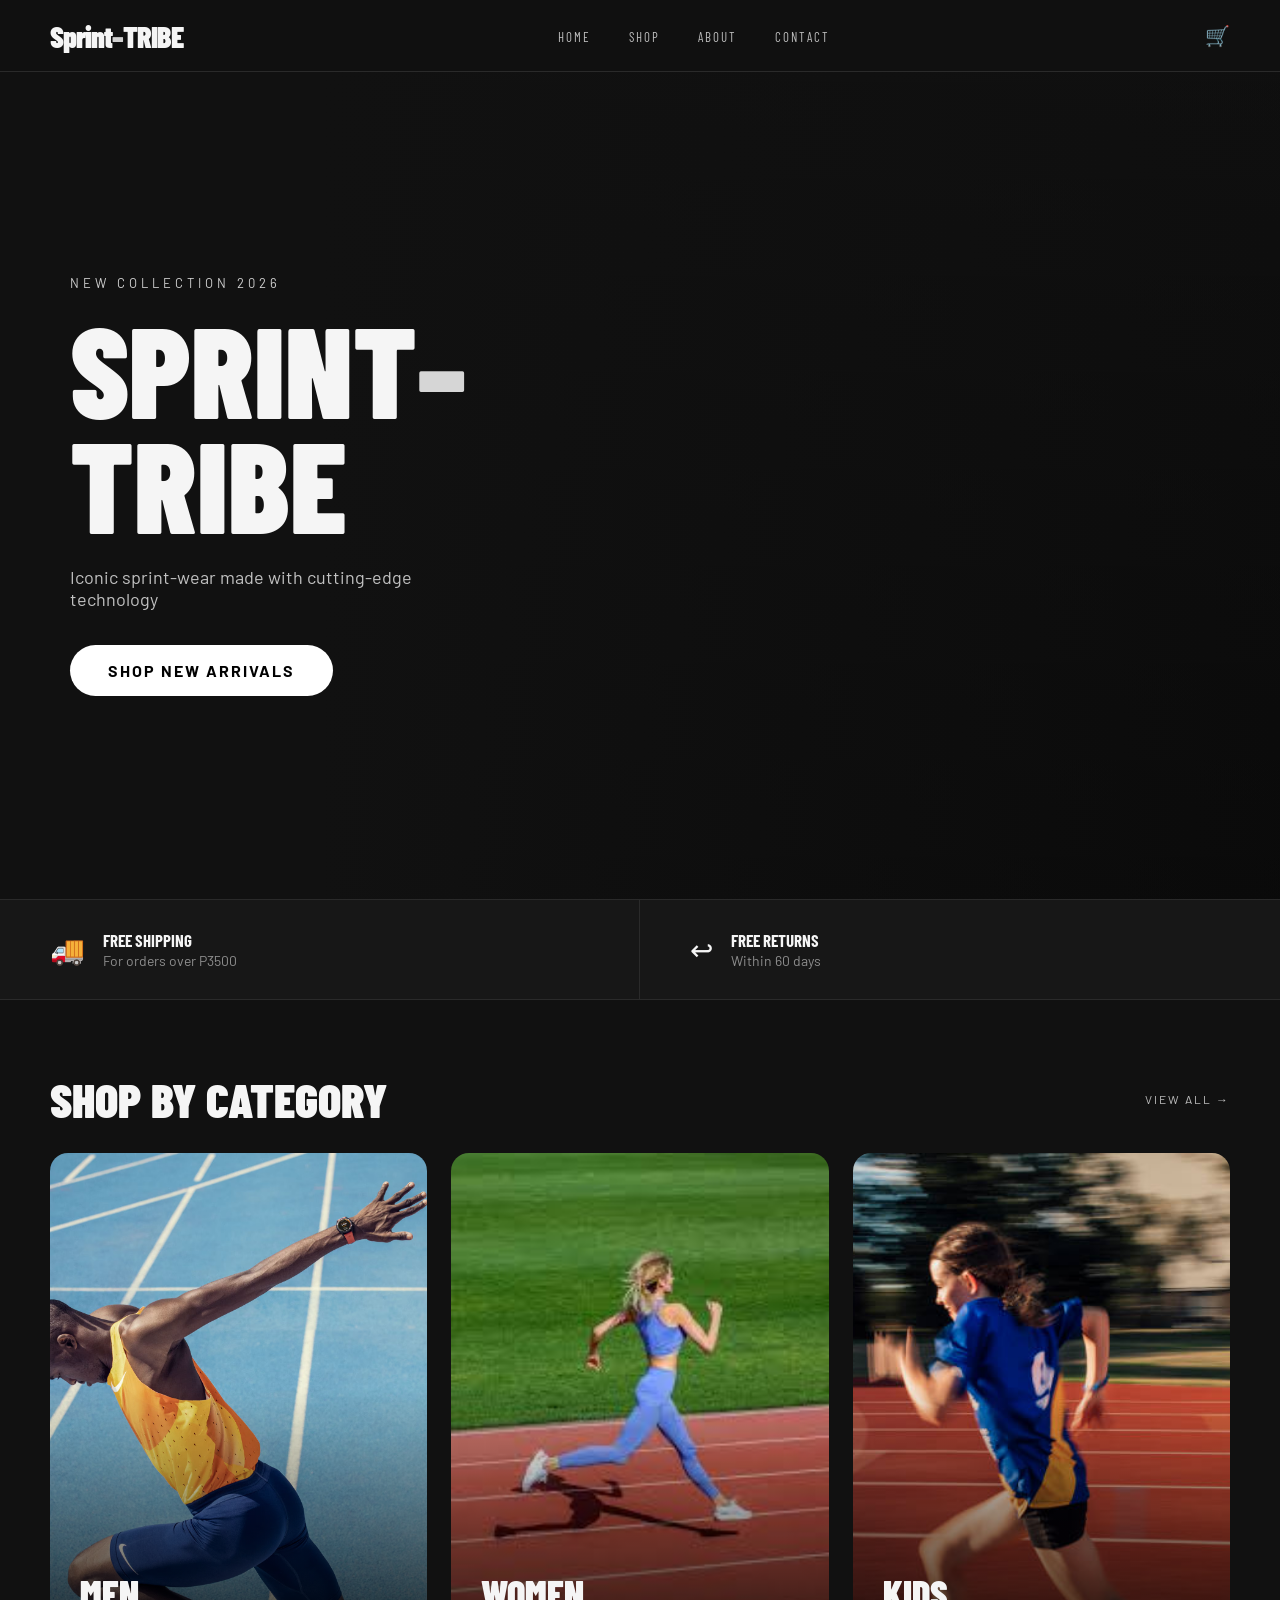
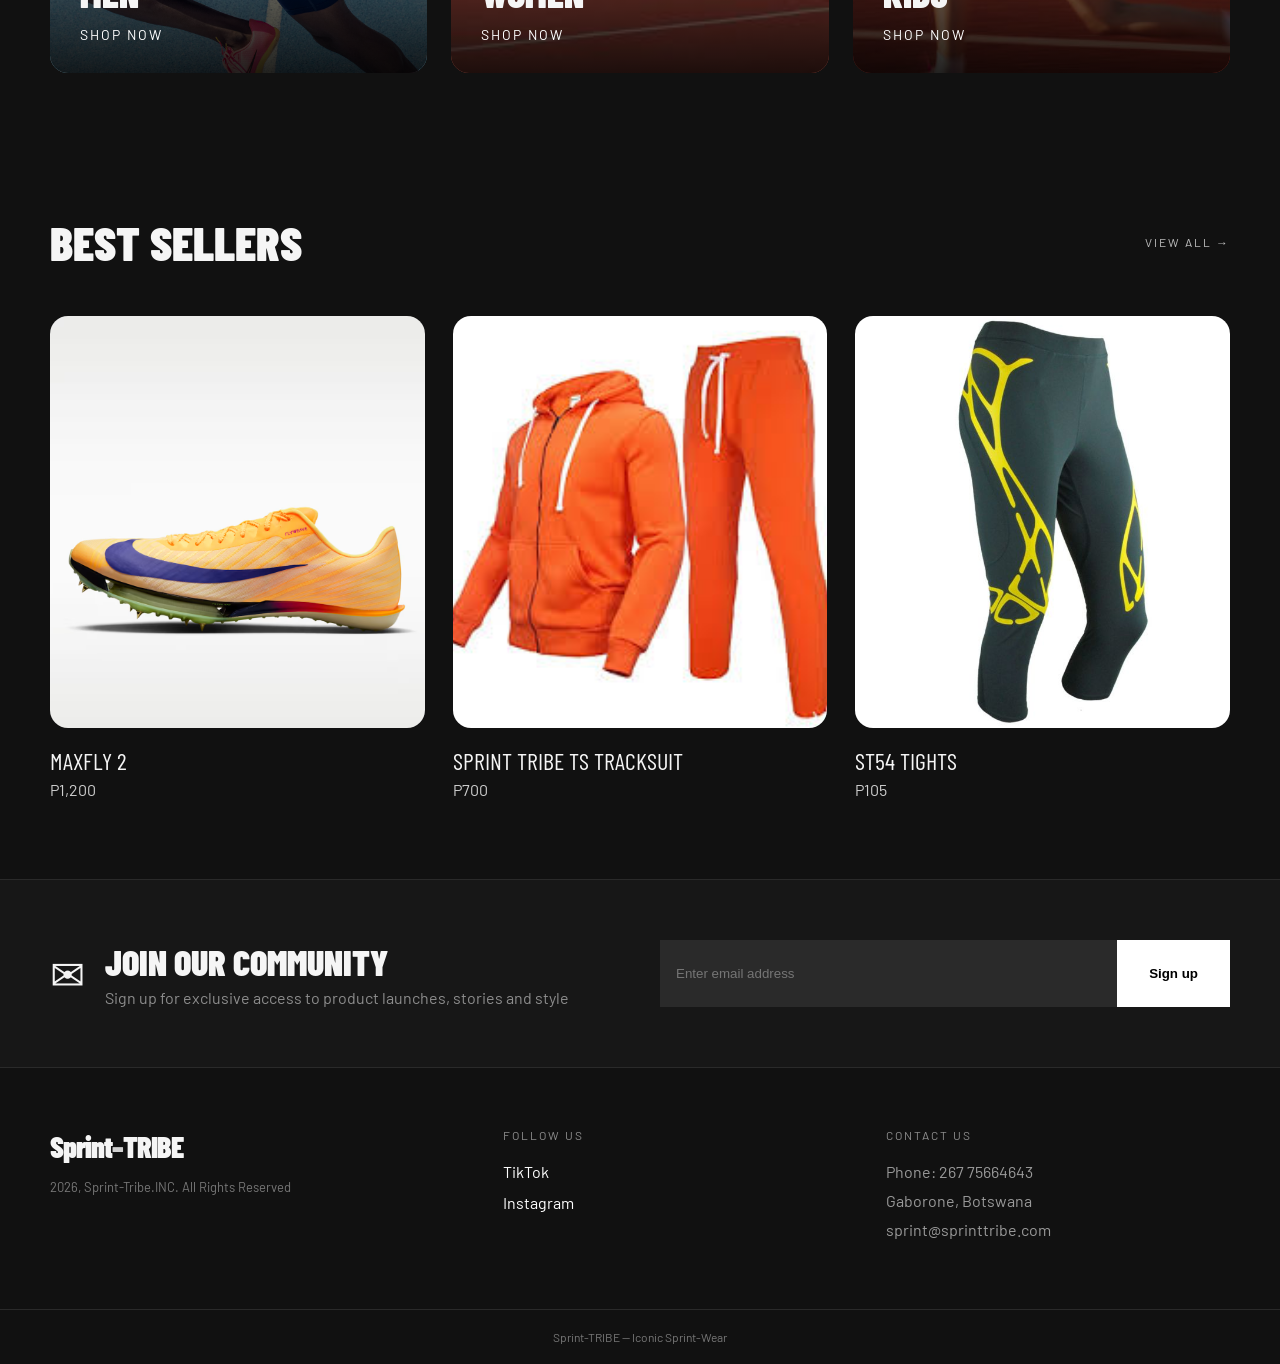
<file: index.html>
<!DOCTYPE html>
<html lang="en">
<head>
<meta charset="UTF-8">
<meta name="viewport" content="width=device-width, initial-scale=1.0">
<title>Sprint-TRIBE | Iconic Sprint-Wear</title>

<link href="https://fonts.googleapis.com/css2?family=Barlow+Condensed:wght@400;600;700;900&family=Barlow:wght@300;400;500&display=swap" rel="stylesheet">
<link rel="stylesheet" href="css/index.css">
</head>

<body>

<!-- NAV -->
<nav>

  <a class="logo" href="#">
    Sprint<span>–</span>TRIBE
  </a>

  <ul class="nav-links">
    <li><a href="index.html">Home</a></li>
    <li><a href="equipment.html">Shop</a></li>
    <li><a href="about.html">About</a></li>
    <li><a href="contact.html">Contact</a></li>
  </ul>

  <button class="cart-btn">🛒</button>

</nav>

<!-- HERO -->
<section class="hero">

  <!-- SLIDESHOW -->
  <div class="hero-slider">

    <div class="hero-slide active"
      style="background-image:url('images/slide.jpg');">
    </div>

    <div class="hero-slide"
      style="background-image:url('images/block.jpg');">
    </div>

    <div class="hero-slide"
      style="background-image:url('images/slideshow.webp');">
    </div>

    <div class="hero-slide"
      style="background-image:url('images/fine.avif');">
    </div>

  </div>

  <!-- OVERLAY -->
  <div class="hero-overlay"></div>

  <!-- CONTENT -->
  <div class="hero-content">

    <p class="hero-eyebrow">
      New Collection 2026
    </p>

    <h1 class="hero-title">
      Sprint<span>–</span><br>TRIBE
    </h1>

    <p class="hero-sub">
      Iconic sprint-wear made with cutting-edge technology
    </p>

    <a href="equipment.html" class="btn-primary">
      Shop New Arrivals
    </a>

  </div>

</section>

<!-- PERKS -->
<div class="perks">

  <div class="perk">
    <div class="perk-icon">🚚</div>

    <div class="perk-text">
      <strong>Free Shipping</strong>
      <span>For orders over P3500</span>
    </div>
  </div>

  <div class="perk">
    <div class="perk-icon">↩</div>

    <div class="perk-text">
      <strong>Free Returns</strong>
      <span>Within 60 days</span>
    </div>
  </div>

</div>

<!-- CATEGORY -->
<div class="section-header">
  <h2 class="section-title">Shop By Category</h2>
  <a href="#" class="see-all">View All →</a>
</div>

<div class="category-grid">

  <!-- MEN -->
  <div class="category-card">

    <img src="images/letsile.avif"
    class="cat-img"
    alt="Men Category">

    <div class="cat-overlay">
      <span class="cat-name">Men</span>
      <a href="equipment.html" class="cat-link">Shop now</a>
    </div>

  </div>

  <!-- WOMEN -->
  <div class="category-card">

    <img src="images/female.jpg"
    class="cat-img"
    alt="Women Category">

    <div class="cat-overlay">
      <span class="cat-name">Women</span>
      <a href="equipment.html" class="cat-link">Shop now</a>
    </div>

  </div>

  <!-- KIDS -->
  <div class="category-card">

    <img src="images/kids.jpg"
    class="cat-img"
    alt="Kids Category">

    <div class="cat-overlay">
      <span class="cat-name">Kids</span>
      <a href="equipment.html" class="cat-link">Shop now</a>
    </div>

  </div>

</div>

<!-- BEST SELLERS -->
<section class="bestsellers">

  <div class="section-header" style="padding-left:0;padding-right:0;">
    <h2 class="section-title">Best Sellers</h2>
    <a href="equipment.html" class="see-all">View All →</a>
  </div>

  <div class="products-grid">

    <!-- MAXFLY -->
    <div class="product-card">

      <div class="product-img">
        <img src="images/maxfly.avif" alt="Maxfly 2">
      </div>

      <div class="product-name">
        Maxfly 2
      </div>

      <div class="product-price">
        P1,200
      </div>

    </div>

    <!-- TRACKSUIT -->
    <div class="product-card">

      <div class="product-img">
        <img src="images/tracksuitt.jpg" alt="Tracksuit">
      </div>

      <div class="product-name">
        Sprint Tribe TS Tracksuit
      </div>

      <div class="product-price">
        P700
      </div>

    </div>

    <!-- TIGHTS -->
    <div class="product-card">

      <div class="product-img">
        <img src="images/Tights.jpg" alt="ST54 Tights">
      </div>

      <div class="product-name">
        ST54 Tights
      </div>

      <div class="product-price">
        P105
      </div>

    </div>

  </div>

</section>

<!-- NEWSLETTER -->
<div class="newsletter">

  <div class="newsletter-left">

    <div class="mail-icon">✉</div>

    <div>

      <div class="newsletter-heading">
        Join Our Community
      </div>

      <p class="newsletter-sub">
        Sign up for exclusive access to product launches,
        stories and style
      </p>

    </div>

  </div>

  <div class="newsletter-right">

    <input
    class="newsletter-input"
    type="email"
    placeholder="Enter email address">

    <button class="btn-signup">
      Sign up
    </button>

  </div>

</div>

<!-- FOOTER -->
<footer>

  <div class="footer-brand">

    <a class="logo" href="#">
      Sprint<span>–</span>TRIBE
    </a>

    <p class="footer-copy">
      2026, Sprint-Tribe.INC. All Rights Reserved
    </p>

  </div>

  <div>

    <div class="footer-col-title">
      Follow Us
    </div>

    <a href="#" class="social-link">TikTok</a>
    <a href="#" class="social-link">Instagram</a>

  </div>

  <div>

    <div class="footer-col-title">
      Contact Us
    </div>

    <span class="contact-item">
      Phone: 267 75664643
    </span>

    <span class="contact-item">
      Gaborone, Botswana
    </span>

    <span class="contact-item">
      sprint@sprinttribe.com
    </span>

  </div>

</footer>

<div class="footer-bottom">
  Sprint-TRIBE — Iconic Sprint-Wear
</div>

<!-- SLIDESHOW SCRIPT -->
<script>

const slides = document.querySelectorAll('.hero-slide');

let currentSlide = 0;

setInterval(() => {

  slides[currentSlide].classList.remove('active');

  currentSlide++;

  if(currentSlide >= slides.length){
    currentSlide = 0;
  }

  slides[currentSlide].classList.add('active');

}, 5000);

</script>

</body>
</html>
</file>
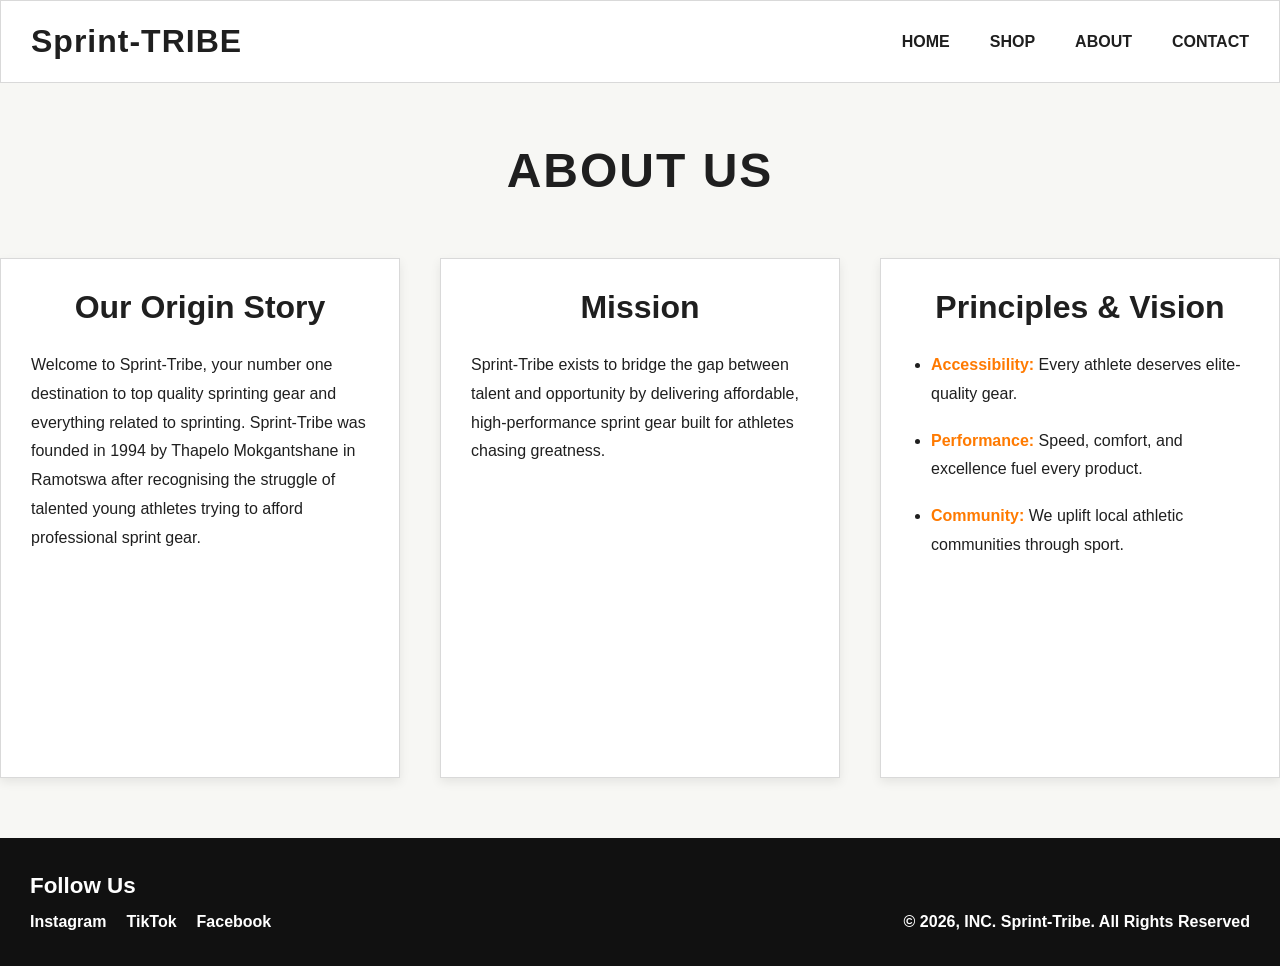
<file: about.html>
<!DOCTYPE html>
<html lang="en">
<head>
<meta charset="UTF-8">
<meta name="viewport" content="width=device-width, initial-scale=1.0">

<title>About Sprint-Tribe</title>

<link href="https://fonts.googleapis.com/css2?family=Barlow+Condensed:wght@400;600;700;900&family=Barlow:wght@300;400;500&display=swap" rel="stylesheet">

<link rel="stylesheet" href="css/about.css">
</head>

<body>

    

            <header>

                <div class="logo">Sprint-TRIBE</div>

                <nav>
                    <a href="index.html">HOME</a>
                    <a href="equipment.html">SHOP</a>
                    <a href="about.html">ABOUT</a>
                    <a href="contact.html">CONTACT</a>
                </nav>

            </header>

            <h1 class="hero-title">ABOUT US</h1>

            <div class="cards-container">

                <div class="card">
                    <h2>Our Origin Story</h2>

                    <p>
                        Welcome to Sprint-Tribe, your number one destination to top quality sprinting gear and everything related to sprinting.
                        Sprint-Tribe was founded in 1994 by Thapelo Mokgantshane in Ramotswa after recognising the struggle of talented young athletes
                        trying to afford professional sprint gear.
                    </p>
                </div>

                <div class="card">
                    <h2>Mission</h2>

                    <p>
                        Sprint-Tribe exists to bridge the gap between talent and opportunity by delivering affordable,
                        high-performance sprint gear built for athletes chasing greatness.
                    </p>
                </div>

                <div class="card">
                    <h2>Principles & Vision</h2>

                    <ul>
                        <li>
                            <em>Accessibility:</em>
                            Every athlete deserves elite-quality gear.
                        </li>

                        <li>
                            <em>Performance:</em>
                            Speed, comfort, and excellence fuel every product.
                        </li>

                        <li>
                            <em>Community:</em>
                            We uplift local athletic communities through sport.
                        </li>
                    </ul>
                </div>

            </div>

        </div>

        <footer>

            <div class="footer-left">

                <h3>Follow Us</h3>

                <div class="footer-links">
                    <a href="#">Instagram</a>
                    <a href="#">TikTok</a>
                    <a href="#">Facebook</a>
                </div>

            </div>

            <div class="copyright">
                © 2026, INC. Sprint-Tribe. All Rights Reserved
            </div>

        </footer>

    </div>

</body>
</html>
</file>
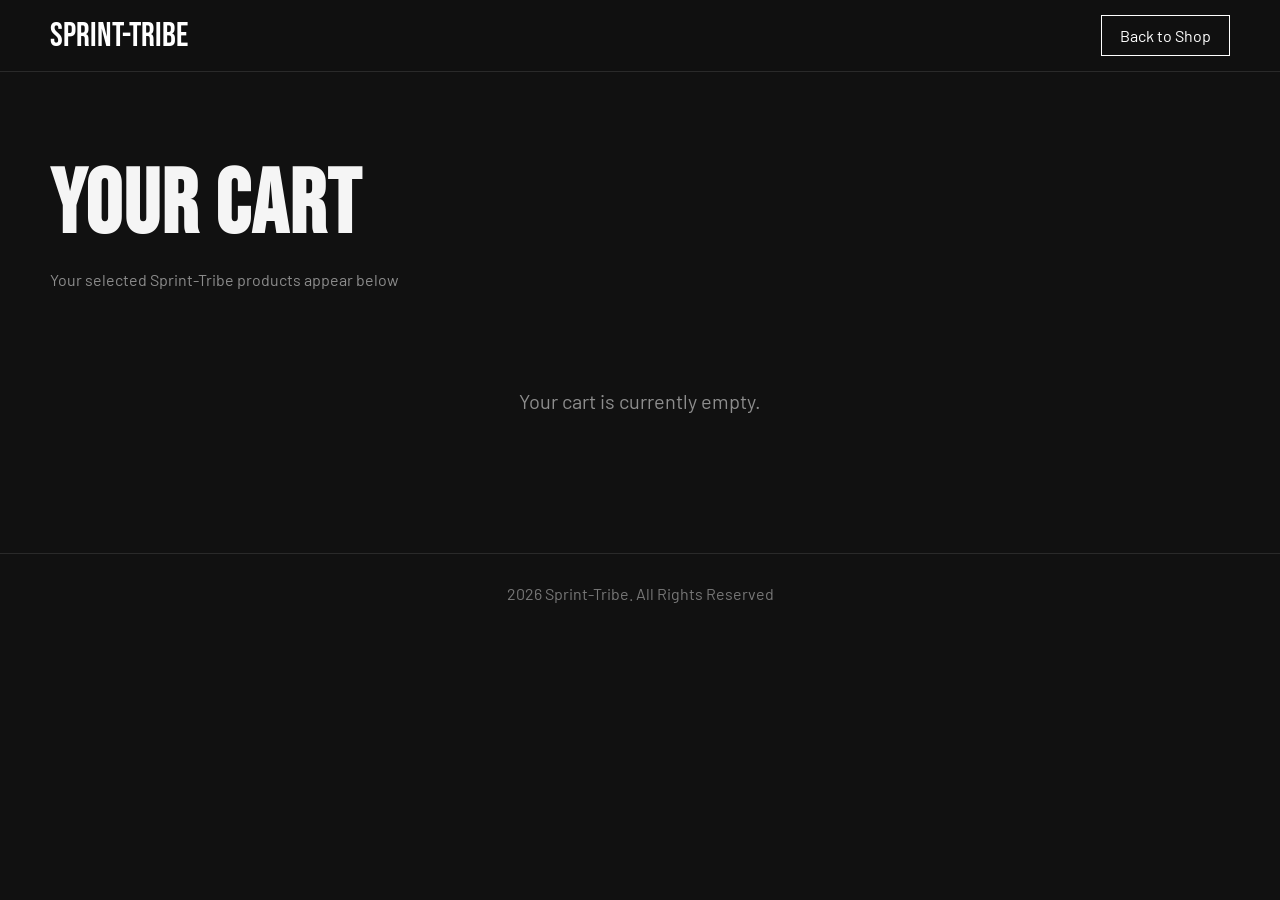
<file: cart.html>
<!DOCTYPE html>
<html lang="en">

<head>

  <meta charset="UTF-8">
  <meta name="viewport" content="width=device-width, initial-scale=1.0">

  <title>Sprint-Tribe | Cart</title>

  <link href="https://fonts.googleapis.com/css2?family=Bebas+Neue&family=Barlow:wght@400;500;600;700&display=swap" rel="stylesheet">

  <style>

    *{
      margin:0;
      padding:0;
      box-sizing:border-box;
    }

    :root{
      --black:#111111;
      --dark:#171717;
      --card:#1f1f1f;
      --light:#f5f5f5;
      --gray:#8d8d8d;
      --border:#2a2a2a;

      --font-display:'Bebas Neue',sans-serif;
      --font-body:'Barlow',sans-serif;
    }

    body{
      background:var(--black);
      color:var(--light);
      font-family:var(--font-body);
    }

    /* NAV */

    nav{
      display:flex;
      justify-content:space-between;
      align-items:center;

      padding:0 50px;
      height:72px;

      border-bottom:1px solid var(--border);
      background:#111111ee;
    }

    .logo{
      font-family:var(--font-display);
      font-size:34px;
      color:white;
      text-decoration:none;
    }

    .back-btn{
      color:white;
      text-decoration:none;
      border:1px solid white;
      padding:10px 18px;
      transition:0.3s;
    }

    .back-btn:hover{
      background:white;
      color:black;
    }

    /* HERO */

    .cart-hero{
      padding:80px 50px 40px;
    }

    .cart-hero h1{
      font-family:var(--font-display);
      font-size:90px;
      text-transform:uppercase;
      letter-spacing:2px;
    }

    .cart-hero p{
      color:var(--gray);
      margin-top:10px;
    }

    /* CART ITEMS */

    .cart-container{
      padding:0 50px 80px;
    }

    .cart-item{
      background:var(--card);
      border:1px solid var(--border);
      padding:24px;
      border-radius:16px;

      display:flex;
      justify-content:space-between;
      align-items:center;

      margin-bottom:20px;
    }

    .cart-name{
      font-size:24px;
      font-family:var(--font-display);
      letter-spacing:1px;
    }

    .remove-btn{
      border:none;
      background:white;
      color:black;

      padding:12px 20px;
      cursor:pointer;

      font-weight:700;
      text-transform:uppercase;
      transition:0.3s;
    }

    .remove-btn:hover{
      background:#d7d7d7;
    }

    .empty-cart{
      color:var(--gray);
      font-size:20px;
      text-align:center;
      padding:60px 0;
    }

    /* FOOTER */

    footer{
      border-top:1px solid var(--border);
      text-align:center;
      padding:30px;
      color:#777;
    }

    /* RESPONSIVE */

    @media(max-width:768px){

      nav,
      .cart-hero,
      .cart-container{
        padding-left:20px;
        padding-right:20px;
      }

      .cart-item{
        flex-direction:column;
        gap:20px;
        align-items:flex-start;
      }

      .cart-hero h1{
        font-size:60px;
      }

    }

  </style>

</head>

<body>

  <!-- NAV -->

  <nav>

    <a href="index.html" class="logo">
      Sprint-Tribe
    </a>

    <a href="equipment.html" class="back-btn">
      Back to Shop
    </a>

  </nav>

  <!-- HERO -->

  <section class="cart-hero">

    <h1>Your Cart</h1>

    <p>
      Your selected Sprint-Tribe products appear below
    </p>

  </section>

  <!-- CART ITEMS -->

  <div class="cart-container" id="cartContainer">

  </div>

  <!-- FOOTER -->

  <footer>
    2026 Sprint-Tribe. All Rights Reserved
  </footer>

  <!-- JAVASCRIPT -->

  <script>

    const cartContainer = document.getElementById("cartContainer");

    let cart = JSON.parse(localStorage.getItem("cart")) || [];

    function displayCart(){

      cartContainer.innerHTML = "";

      if(cart.length === 0){

        cartContainer.innerHTML = `
          <div class="empty-cart">
            Your cart is currently empty.
          </div>
        `;

        return;
      }

      cart.forEach((item, index) => {

        cartContainer.innerHTML += `

          <div class="cart-item">

            <div class="cart-name">
              ${item}
            </div>

            <button class="remove-btn" onclick="removeItem(${index})">
              Remove
            </button>

          </div>

        `;

      });

    }

    function removeItem(index){

      cart.splice(index, 1);

      localStorage.setItem("cart", JSON.stringify(cart));

      displayCart();

    }

    displayCart();

  </script>

</body>
</html>
</file>
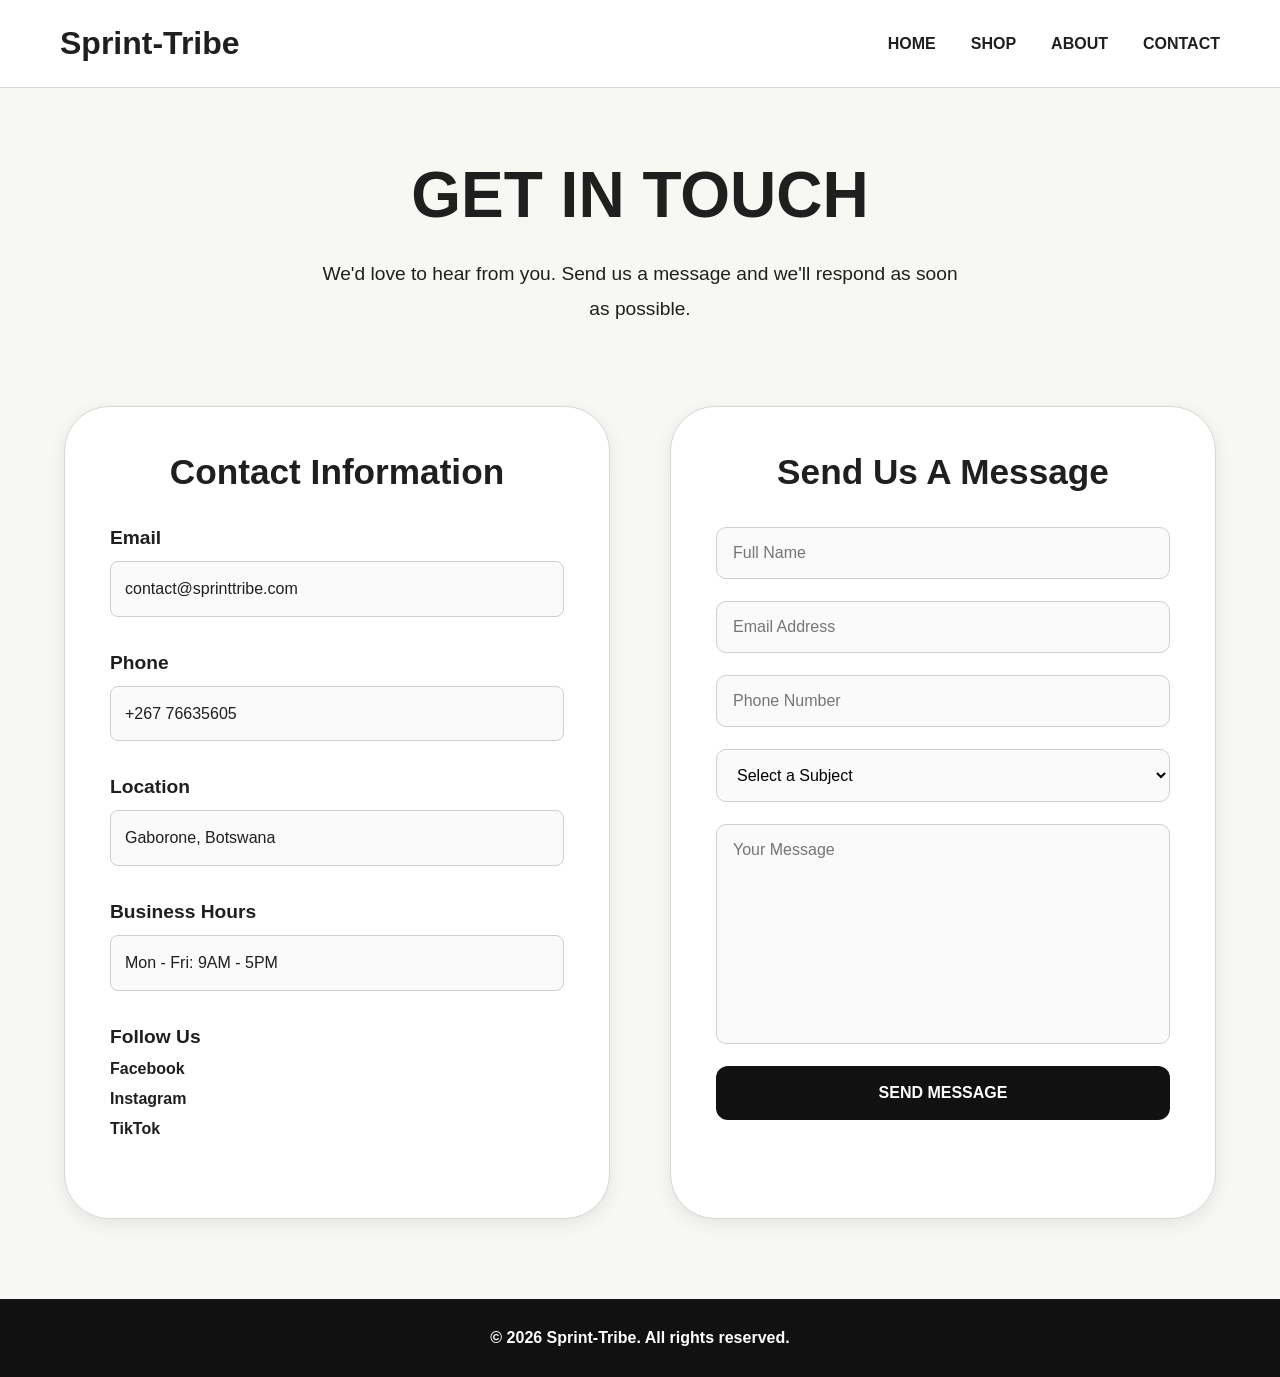
<file: contact.html>
<!DOCTYPE html>
<html lang="en">
<head>
<meta charset="UTF-8">
<meta name="viewport" content="width=device-width, initial-scale=1.0">

<title>Contact Us | Sprint-Tribe</title>
<link href="https://fonts.googleapis.com/css2?family=Barlow+Condensed:wght@400;600;700;900&family=Barlow:wght@300;400;500&display=swap" rel="stylesheet">

<link rel="stylesheet" href="css/contact.css">

</head>

<body>

<!-- NAVBAR -->

<nav class="navbar">

    <div class="logo">Sprint-Tribe</div>

    <ul>
        <li><a href="index.html">HOME</a></li>
        <li><a href="equipment.html">SHOP</a></li>
        <li><a href="about.html">ABOUT</a></li>
        <li><a href="contact.html">CONTACT</a></li>
    </ul>

</nav>

<!-- HERO -->

<section class="hero">

    <h1>GET IN TOUCH</h1>

    <p>
        We'd love to hear from you. Send us a message and we'll
        respond as soon as possible.
    </p>

</section>

<!-- MAIN CONTENT -->

<section class="container">

    <!-- LEFT SIDE -->

    <div class="contact-info">

        <h2>Contact Information</h2>

        <div class="card">
            <h4>Email</h4>
            <p>contact@sprinttribe.com</p>
        </div>

        <div class="card">
            <h4>Phone</h4>
            <p>+267 76635605</p>
        </div>

        <div class="card">
            <h4>Location</h4>
            <p>Gaborone, Botswana</p>
        </div>

        <div class="card">
            <h4>Business Hours</h4>
            <p>Mon - Fri: 9AM - 5PM</p>
        </div>

        <div class="card">

            <h4>Follow Us</h4>

            <div class="social-links">
                <a href="#">Facebook</a>
                <a href="#">Instagram</a>
                <a href="#">TikTok</a>
            </div>

        </div>

    </div>

    <!-- RIGHT SIDE -->

    <div class="form-section">

        <h2>Send Us A Message</h2>

        <form id="contactForm">

            <input type="text" placeholder="Full Name" required>

            <input type="email" placeholder="Email Address" required>

            <input type="text" placeholder="Phone Number">

            <select required>
                <option value="">Select a Subject</option>
                <option>Order Inquiry</option>
                <option>Support</option>
                <option>Partnership</option>
                <option>Feedback</option>
            </select>

            <textarea placeholder="Your Message" required></textarea>

            <button type="submit">
                SEND MESSAGE
            </button>

        </form>

        <!-- Confirmation Message -->

        <div class="success-message" id="successMessage">
            ✅ Message received successfully!  
            Our Sprint-Tribe team will get back to you shortly.
        </div>

    </div>

</section>

<!-- FOOTER -->

<footer>
    <p>
        © 2026 Sprint-Tribe. All rights reserved.
    </p>
</footer>

<!-- JAVASCRIPT -->

<script>

const form = document.getElementById("contactForm");
const successMessage = document.getElementById("successMessage");

form.addEventListener("submit", function(event){

    event.preventDefault();

    successMessage.style.display = "block";

    form.reset();

});

</script>

</body>
</html>
</file>
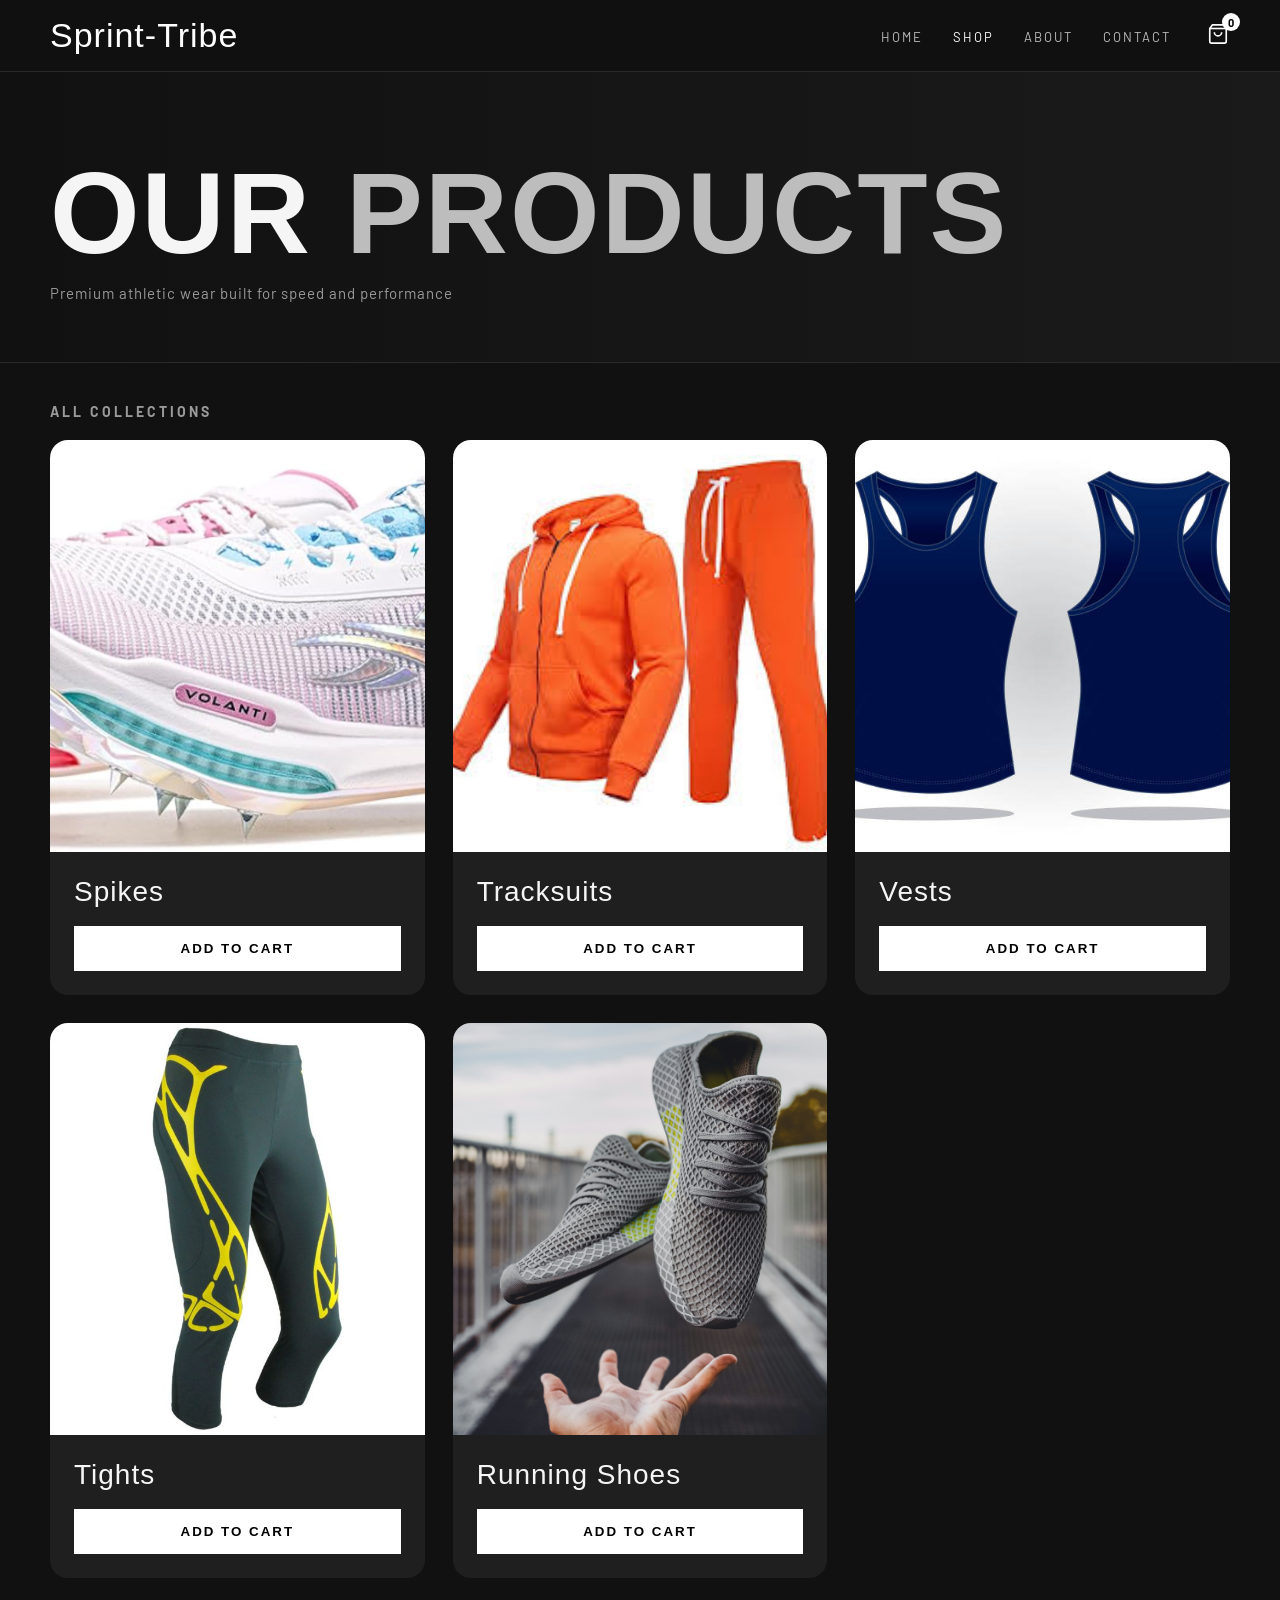
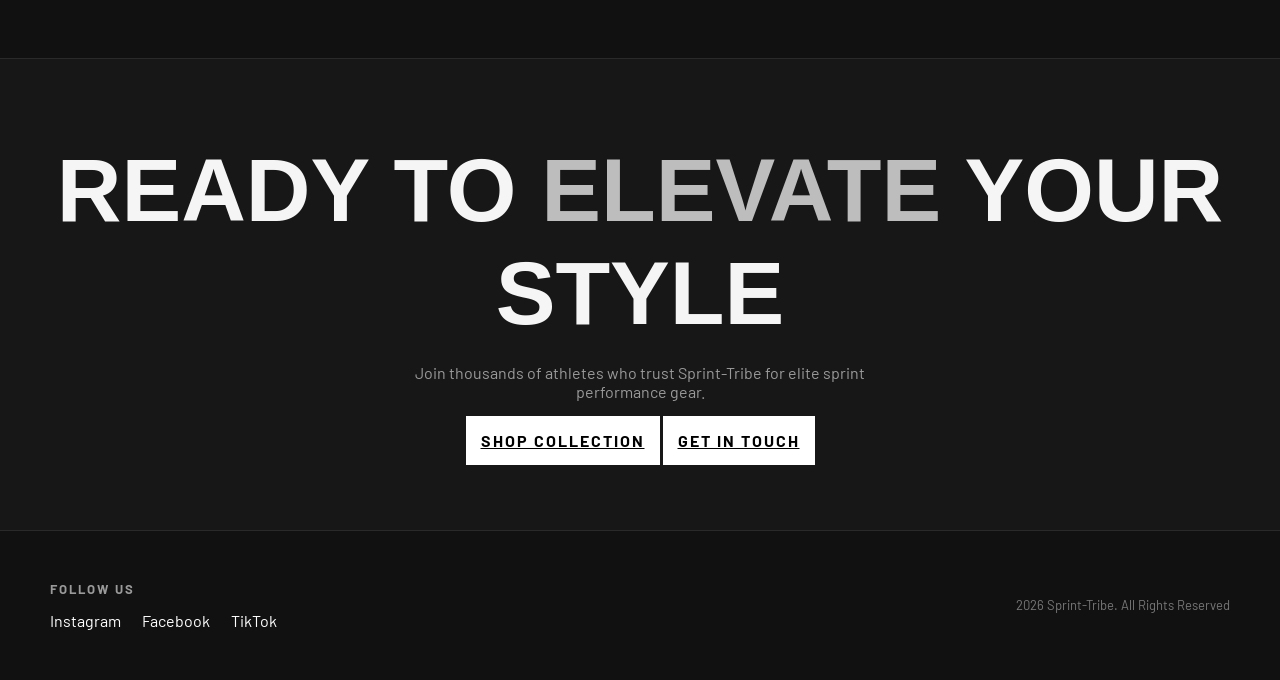
<file: equipment.html>
<!DOCTYPE html>
<html lang="en">
<head>
  <meta charset="UTF-8"/>
  <meta name="viewport" content="width=device-width, initial-scale=1.0"/>
  <title>Sprint-Tribe | Shop</title>

  <link href="https://fonts.googleapis.com/css2?family=Barlow+Condensed:wght@400;600;700;900&family=Barlow:wght@300;400;500&display=swap" rel="stylesheet">
<link rel="stylesheet" href="css/equipment.css">
</head>

<body>

  <!-- ================= NAV ================= -->

  <nav>

    <a href="#" class="logo">
      Sprint-Tribe
    </a>

    <div class="nav-right">

      <ul class="nav-links">
        <li><a href="index.html">Home</a></li>
        <li><a href="equipment.html" class="active">Shop</a></li>
        <li><a href="about.html">About</a></li>
        <li><a href="contact.html">Contact</a></li>
      </ul>

      <div class="cart-icon">

        <svg width="24" height="22" fill="none" stroke="currentColor" stroke-width="1.8" viewBox="0 0 24 24">
          <path d="M6 2L3 6v14a2 2 0 002 2h14a2 2 0 002-2V6l-3-4z"/>
          <line x1="3" y1="6" x2="21" y2="6"/>
          <path d="M16 10a4 4 0 01-8 0"/>
        </svg>

        <div class="cart-badge">0</div>

      </div>

    </div>

  </nav>

  <!-- ================= HERO ================= -->

  <section class="shop-hero">

    <h1>
      Our <span>Products</span>
    </h1>

    <p class="hero-sub">
      Premium athletic wear built for speed and performance
    </p>

  </section>

  <!-- ================= LABEL ================= -->

  <div class="section-label">
    <h2>All Collections</h2>
  </div>

  <!-- ================= PRODUCTS ================= -->

  <div class="products">

    <!-- SPIKES -->
    <div class="product-card">

      <div class="product-img">
        <img src="images/volanti.jpg" alt="Spikes">
      </div>

      <div class="product-info">

        <div class="product-name">
          Spikes
        </div>

        <button class="btn add-cart" data-name="Spikes">
          Add to Cart
        </button>

      </div>

    </div>

    <!-- TRACKSUITS -->
    <div class="product-card">

      <div class="product-img">
        <img src="images/tracksuitt.jpg" alt="Tracksuits">
      </div>

      <div class="product-info">

        <div class="product-name">
          Tracksuits
        </div>

        <button class="btn add-cart" data-name="Tracksuits">
          Add to Cart
        </button>

      </div>

    </div>

    <!-- VESTS -->
    <div class="product-card">

      <div class="product-img">
        <img src="images/vest.jpg" alt="Vests">
      </div>

      <div class="product-info">

        <div class="product-name">
          Vests
        </div>

        <button class="btn add-cart" data-name="Vests">
          Add to Cart
        </button>

      </div>

    </div>

    <!-- TIGHTS -->
    <div class="product-card">

      <div class="product-img">
        <img src="images/Tights.jpg" alt="Tights">
      </div>

      <div class="product-info">

        <div class="product-name">
          Tights
        </div>

        <button class="btn add-cart" data-name="Tights">
          Add to Cart
        </button>

      </div>

    </div>

    <!-- RUNNING SHOES -->
    <div class="product-card">

      <div class="product-img">
        <img src="images/runningshoe.jpg" alt="Running Shoes">
      </div>

      <div class="product-info">

        <div class="product-name">
          Running Shoes
        </div>

        <button class="btn add-cart" data-name="Running Shoes">
          Add to Cart
        </button>

      </div>

    </div>

  </div>

  <!-- ================= CTA ================= -->

  <section class="cta-banner">

    <h2>
      Ready to <span>Elevate</span> Your Style
    </h2>

    <p>
      Join thousands of athletes who trust Sprint-Tribe for elite sprint performance gear.
    </p>
<div class="cta-buttons"> <a href="equipment.html" class="btn btn-primary">Shop Collection</a> <a href="contact.html" class="btn btn-secondary">Get in Touch</a> </div>
  </section>

  <!-- ================= FOOTER ================= -->

  <footer>

    <div class="footer-follow">

      <h4>Follow Us</h4>

      <a href="#">Instagram</a>
      <a href="#">Facebook</a>
      <a href="#">TikTok</a>

    </div>

    <div class="footer-copy">
      2026 Sprint-Tribe. All Rights Reserved
    </div>

  </footer>

<script>

const cartButtons = document.querySelectorAll(".add-cart");
const cartBadge = document.querySelector(".cart-badge");

let cart = JSON.parse(localStorage.getItem("cart")) || [];

cartBadge.textContent = cart.length;

cartButtons.forEach(button => {

  button.addEventListener("click", () => {

    const productName = button.dataset.name;

    cart.push(productName);

    localStorage.setItem("cart", JSON.stringify(cart));

    cartBadge.textContent = cart.length;

    alert(productName + " added to cart!");

  });

});

</script>

</body>
</html>
</file>
<file: css/index.css>
*{
  margin:0;
  padding:0;
  box-sizing:border-box;
}

:root{
  --black:#111111;
  --dark:#171717;
  --card:#1f1f1f;
  --light:#f5f5f5;
  --gray:#8d8d8d;
  --border:#2a2a2a;
  --accent:#ffffff;

  --font-display:'Barlow Condensed',sans-serif;
  --font-body:'Barlow',sans-serif;
}

html{
  scroll-behavior:smooth;
}

body{
  background:var(--black);
  color:var(--light);
  font-family:var(--font-body);
  overflow-x:hidden;
}

img{
  max-width:100%;
  display:block;
}

/* ================= NAV ================= */

nav{
  position:sticky;
  top:0;
  z-index:999;
  background:#111111ee;
  backdrop-filter:blur(10px);

  display:flex;
  justify-content:space-between;
  align-items:center;

  padding:0 50px;
  height:72px;

  border-bottom:1px solid var(--border);
}

.logo{
  text-decoration:none;
  color:var(--light);
  font-family:var(--font-display);
  font-size:30px;
  font-weight:900;
  letter-spacing:-1px;
}

.logo span{
  color:#cfcfcf;
}

.nav-links{
  display:flex;
  gap:38px;
  list-style:none;
}

.nav-links a{
  text-decoration:none;
  color:#bdbdbd;
  font-family:var(--font-display);
  text-transform:uppercase;
  letter-spacing:2px;
  font-size:13px;
  transition:0.25s ease;
}

.nav-links a:hover{
  color:white;
}

.nav-right{
  display:flex;
  align-items:center;
}

.cart-btn{
  border:none;
  background:none;
  color:white;
  font-size:20px;
  cursor:pointer;
  transition:0.2s;
}

.cart-btn:hover{
  transform:scale(1.1);
}

/* ================= HERO SLIDESHOW ================= */

.hero{
  position:relative;
  min-height:92vh;
  display:flex;
  align-items:center;
  padding:80px 70px;
  overflow:hidden;
  border-bottom:1px solid var(--border);
}

.hero::before{
  content:"";
  position:absolute;
  inset:0;
  background:linear-gradient(to right,#111111 25%,rgba(17,17,17,0.4)),
  linear-gradient(to top,rgba(0,0,0,0.7),rgba(0,0,0,0.2));
  z-index:2;
}

.slideshow{
  position:absolute;
  inset:0;
  width:100%;
  height:100%;
  z-index:1;
}

.slide{
  position:absolute;
  width:100%;
  height:100%;
  object-fit:cover;
  opacity:0;
  animation:fadeSlide 20s infinite;
}

.slide:nth-child(1){
  animation-delay:0s;
}

.slide:nth-child(2){
  animation-delay:5s;
}

.slide:nth-child(3){
  animation-delay:10s;
}

.slide:nth-child(4){
  animation-delay:15s;
}

@keyframes fadeSlide{
  0%{
    opacity:0;
  }

  5%{
    opacity:1;
  }

  25%{
    opacity:1;
  }

  30%{
    opacity:0;
  }

  100%{
    opacity:0;
  }
}

.hero-content{
  position:relative;
  z-index:3;
  max-width:600px;
}

.hero-eyebrow{
  color:#cfcfcf;
  text-transform:uppercase;
  letter-spacing:4px;
  font-size:13px;
  margin-bottom:20px;
}

.hero-title{
  font-family:var(--font-display);
  font-size:clamp(70px,10vw,130px);
  line-height:0.9;
  text-transform:uppercase;
  font-weight:900;
  margin-bottom:25px;
}

.hero-title span{
  color:#d6d6d6;
}

.hero-sub{
  color:#c1c1c1;
  font-size:18px;
  max-width:400px;
  margin-bottom:35px;
}

.btn-primary{
  display:inline-block;
  text-decoration:none;
  background:white;
  color:black;
  padding:16px 38px;
  border-radius:40px;
  font-weight:700;
  text-transform:uppercase;
  letter-spacing:2px;
  transition:0.3s;
}

.btn-primary:hover{
  background:#d9d9d9;
  transform:translateY(-3px);
}

/* ================= PERKS ================= */

.perks{
  display:grid;
  grid-template-columns:repeat(2,1fr);
  border-bottom:1px solid var(--border);
}

.perk{
  padding:30px 50px;
  display:flex;
  gap:18px;
  align-items:center;
  background:var(--dark);
  border-right:1px solid var(--border);
}

.perk:last-child{
  border-right:none;
}

.perk-icon{
  font-size:28px;
}

.perk-text strong{
  display:block;
  font-size:17px;
  text-transform:uppercase;
  font-family:var(--font-display);
}

.perk-text span{
  color:var(--gray);
  font-size:14px;
}

/* ================= SECTION ================= */

.section-header{
  display:flex;
  justify-content:space-between;
  align-items:center;
  padding:70px 50px 25px;
}

.section-title{
  font-family:var(--font-display);
  font-size:48px;
  text-transform:uppercase;
  font-weight:900;
}

.see-all{
  color:#bdbdbd;
  text-decoration:none;
  text-transform:uppercase;
  letter-spacing:2px;
  font-size:12px;
}

.see-all:hover{
  color:white;
}

/* ================= CATEGORY GRID ================= */

.category-grid{
  display:grid;
  grid-template-columns:repeat(3,1fr);
  gap:24px;
  padding:0 50px 70px;
}

.category-card{
  position:relative;
  overflow:hidden;
  border-radius:18px;
  background:var(--card);
  min-height:520px;
}

.cat-img{
  width:100%;
  height:100%;
  object-fit:cover;
  transition:transform 0.5s ease;
}

.category-card:hover .cat-img{
  transform:scale(1.06);
}

.cat-overlay{
  position:absolute;
  inset:0;
  display:flex;
  flex-direction:column;
  justify-content:flex-end;
  padding:30px;
  background:linear-gradient(to top,rgba(0,0,0,0.85),transparent 55%);
}

.cat-name{
  font-family:var(--font-display);
  font-size:38px;
  text-transform:uppercase;
  font-weight:900;
}

.cat-link{
  margin-top:10px;
  color:white;
  text-decoration:none;
  font-size:14px;
  letter-spacing:2px;
  text-transform:uppercase;
}

/* ================= BEST SELLERS ================= */

.bestsellers{
  padding:0 50px 80px;
}

.products-grid{
  display:grid;
  grid-template-columns:repeat(3,1fr);
  gap:28px;
  margin-top:20px;
}

.product-card{
  transition:0.3s;
}

.product-card:hover{
  transform:translateY(-6px);
}

.product-img{
  aspect-ratio:1/1.1;
  overflow:hidden;
  border-radius:18px;
  background:var(--card);
  margin-bottom:18px;
}

.product-img img{
  width:100%;
  height:100%;
  object-fit:cover;
  transition:0.5s ease;
}

.product-card:hover img{
  transform:scale(1.05);
}

.product-name{
  font-family:var(--font-display);
  font-size:24px;
  text-transform:uppercase;
}

.product-price{
  margin-top:5px;
  color:#cfcfcf;
  font-size:16px;
}

/* ================= NEWSLETTER ================= */

.newsletter{
  display:grid;
  grid-template-columns:1fr 1fr;
  gap:40px;

  padding:60px 50px;

  background:var(--dark);
  border-top:1px solid var(--border);
  border-bottom:1px solid var(--border);
}

.newsletter-left{
  display:flex;
  gap:20px;
  align-items:center;
}

.mail-icon{
  font-size:42px;
}

.newsletter-heading{
  font-family:var(--font-display);
  font-size:36px;
  text-transform:uppercase;
  font-weight:900;
}

.newsletter-sub{
  color:var(--gray);
  margin-top:5px;
}

.newsletter-right{
  display:flex;
}

.newsletter-input{
  flex:1;
  padding:16px;
  border:none;
  outline:none;
  background:#2a2a2a;
  color:white;
}

.btn-signup{
  padding:16px 32px;
  border:none;
  background:white;
  color:black;
  font-weight:700;
  cursor:pointer;
}

/* ================= FOOTER ================= */

footer{
  display:grid;
  grid-template-columns:1.2fr 1fr 1fr;
  gap:40px;
  padding:60px 50px;
}

.footer-col-title{
  margin-bottom:20px;
  color:#8d8d8d;
  text-transform:uppercase;
  letter-spacing:2px;
  font-size:12px;
}

.social-link{
  display:block;
  color:white;
  text-decoration:none;
  margin-bottom:12px;
}

.social-link:hover{
  color:#cfcfcf;
}

.contact-item{
  display:block;
  margin-bottom:10px;
  color:#9a9a9a;
}

.footer-copy{
  color:#777;
  margin-top:15px;
  font-size:13px;
}

.footer-bottom{
  text-align:center;
  padding:20px;
  border-top:1px solid var(--border);
  color:#777;
  font-size:12px;
}

/* ================= RESPONSIVE ================= */

@media (max-width:1100px){

  .category-grid,
  .products-grid{
    grid-template-columns:repeat(2,1fr);
  }

  footer{
    grid-template-columns:1fr 1fr;
  }
}

@media (max-width:768px){

  nav{
    padding:18px 20px;
    flex-wrap:wrap;
    height:auto;
    gap:18px;
  }

  .nav-links{
    gap:18px;
    flex-wrap:wrap;
  }

  .hero{
    padding:70px 25px;
    min-height:75vh;
  }

  .hero-title{
    font-size:70px;
  }

  .section-header,
  .category-grid,
  .bestsellers,
  .newsletter,
  footer{
    padding-left:20px;
    padding-right:20px;
  }

  .category-grid,
  .products-grid,
  .newsletter,
  .perks,
  footer{
    grid-template-columns:1fr;
  }

  .perk{
    border-right:none;
    border-bottom:1px solid var(--border);
  }

  .newsletter-right{
    flex-direction:column;
    gap:12px;
  }

  .btn-signup{
    width:100%;
  }

  .category-card{
    min-height:420px;
  }
}

@media (max-width:480px){

  .hero-title{
    font-size:56px;
  }

  .section-title{
    font-size:34px;
  }

  .nav-links{
    justify-content:center;
    width:100%;
  }
}
</file>
<file: css/about.css>
:root{
        --bg-main: #f7f7f4;
        --bg-card: #ffffff;
        --bg-footer: #111111;
        --text-main: #1f1f1f;
        --accent: #ff7a00;
        --border: #d9d9d9;
        --shadow: rgba(0,0,0,0.08);
    }

    *{
        margin:0;
        padding:0;
        box-sizing:border-box;
        font-family: Arial, Helvetica, sans-serif;
    }

    body{
        background: var(--bg-main);
        color: var(--text-main);
    }

    /* ===== Browser Mockup ===== */

    .browser-frame{
        width: 95%;
        margin: 20px auto;
        border: 1px solid #cfcfcf;
        background: #efefef;
    }

    .browser-top{
        padding: 14px;
        border-bottom: 1px solid #cfcfcf;
        background: #f3f3f3;
    }

    .url-bar{
        background: white;
        border: 1px solid #d4d4d4;
        padding: 10px 15px;
        color: #888;
        border-radius: 4px;
        font-size: 14px;
    }

    /* ===== Main Website ===== */

    .site-wrapper{
        background: var(--bg-main);
        padding: 30px;
    }

    header{
        background: white;
        border: 1px solid var(--border);
        padding: 22px 30px;

        display:flex;
        justify-content:space-between;
        align-items:center;
        flex-wrap:wrap;
    }

    .logo{
        font-size: 2rem;
        font-weight: bold;
        letter-spacing: 1px;
    }

    nav{
        display:flex;
        gap:40px;
        flex-wrap:wrap;
    }

    nav a{
        text-decoration:none;
        color: var(--text-main);
        font-weight:700;
        transition:0.3s;
    }

    nav a:hover{
        color: var(--accent);
    }

    /* ===== Hero ===== */

    .hero-title{
        text-align:center;
        font-size:3rem;
        margin:60px 0;
        font-weight:900;
        letter-spacing:2px;
    }

    /* ===== Cards ===== */

    .cards-container{
        display:grid;
        grid-template-columns: repeat(3, 1fr);
        gap:40px;
        margin-bottom:60px;
    }

    .card{
        background: var(--bg-card);
        border: 1px solid var(--border);
        min-height: 520px;
        padding: 30px;
        box-shadow: 0 4px 10px var(--shadow);
        transition:0.3s;
    }

    .card:hover{
        transform: translateY(-6px);
    }

    .card h2{
        text-align:center;
        margin-bottom:25px;
        font-size:2rem;
    }

    .card p,
    .card li{
        font-size:1rem;
        line-height:1.8;
    }

    .card ul{
        padding-left:20px;
    }

    .card li{
        margin-bottom:18px;
    }

    .card em{
        color: var(--accent);
        font-style: normal;
        font-weight: bold;
    }

    /* ===== Footer ===== */

    footer{
        background: var(--bg-footer);
        color:white;
        padding:35px 30px;

        display:flex;
        justify-content:space-between;
        align-items:flex-end;
        flex-wrap:wrap;
        gap:20px;
    }

    .footer-left h3{
        margin-bottom:14px;
        font-size:1.4rem;
    }

    .footer-links{
        display:flex;
        gap:20px;
        flex-wrap:wrap;
    }

    .footer-links a{
        color:white;
        text-decoration:none;
        font-weight:bold;
        transition:0.3s;
    }

    .footer-links a:hover{
        color: var(--accent);
    }

    .copyright{
        font-weight:bold;
    }

    /* ===== Responsive Design ===== */

    @media (max-width: 992px){

        .cards-container{
            grid-template-columns:1fr;
        }

        .card{
            min-height:auto;
        }

        header{
            flex-direction:column;
            gap:20px;
            text-align:center;
        }

        footer{
            flex-direction:column;
            align-items:flex-start;
        }
    }

    @media (max-width: 600px){

        .hero-title{
            font-size:2.2rem;
        }

        nav{
            justify-content:center;
            gap:20px;
        }

        .card{
            padding:20px;
        }

        .site-wrapper{
            padding:15px;
        }
    }
</file>
<file: css/contact.css>
:root{
    --bg-main:#f7f7f4;
    --bg-card:#ffffff;
    --bg-footer:#111111;
    --text:#1f1f1f;
    --accent:#ff7a00;
    --border:#d7d7d7;
    --shadow:rgba(0,0,0,0.08);
}

*{
    margin:0;
    padding:0;
    box-sizing:border-box;
    font-family:Arial, Helvetica, sans-serif;
}

body{
    background:var(--bg-main);
    color:var(--text);
}

/* ===== NAVBAR ===== */

.navbar{
    background:white;
    border-bottom:1px solid var(--border);
    padding:25px 60px;

    display:flex;
    justify-content:space-between;
    align-items:center;
    flex-wrap:wrap;
}

.logo{
    font-size:2rem;
    font-weight:bold;
}

.navbar ul{
    display:flex;
    list-style:none;
    gap:35px;
    flex-wrap:wrap;
}

.navbar a{
    text-decoration:none;
    color:var(--text);
    font-weight:bold;
    transition:0.3s;
}

.navbar a:hover{
    color:var(--accent);
}

/* ===== HERO ===== */

.hero{
    text-align:center;
    padding:70px 20px 40px;
}

.hero h1{
    font-size:4rem;
    margin-bottom:25px;
    font-weight:900;
}

.hero p{
    max-width:650px;
    margin:auto;
    font-size:1.2rem;
    line-height:1.8;
}

/* ===== MAIN CONTAINER ===== */

.container{
    width:90%;
    margin:40px auto 80px;

    display:grid;
    grid-template-columns:1fr 1fr;
    gap:60px;
}

/* ===== CONTACT INFO ===== */

.contact-info,
.form-section{
    background:var(--bg-card);
    border:1px solid var(--border);
    border-radius:45px;
    padding:45px;
    box-shadow:0 5px 18px var(--shadow);
}

.contact-info h2,
.form-section h2{
    text-align:center;
    margin-bottom:35px;
    font-size:2.2rem;
}

.card{
    margin-bottom:35px;
}

.card h4{
    margin-bottom:12px;
    font-size:1.2rem;
}

.card p{
    border:1px solid #cfcfcf;
    padding:14px;
    background:#fafafa;
    border-radius:8px;
    line-height:1.6;
}

/* ===== SOCIALS ===== */

.social-links{
    display:flex;
    flex-direction:column;
    gap:12px;
}

.social-links a{
    text-decoration:none;
    color:var(--text);
    font-weight:bold;
    transition:0.3s;
}

.social-links a:hover{
    color:var(--accent);
}

/* ===== FORM ===== */

form{
    display:flex;
    flex-direction:column;
    gap:22px;
}

input,
select,
textarea{
    width:100%;
    padding:16px;
    border:1px solid #cfcfcf;
    border-radius:10px;
    background:#fafafa;
    font-size:1rem;
    outline:none;
    transition:0.3s;
}

input:focus,
select:focus,
textarea:focus{
    border-color:var(--accent);
}

textarea{
    height:220px;
    resize:none;
}

button{
    background:#111111;
    color:white;
    border:none;
    padding:18px;
    border-radius:12px;
    font-size:1rem;
    font-weight:bold;
    cursor:pointer;
    transition:0.3s;
}

button:hover{
    background:var(--accent);
    transform:translateY(-2px);
}

/* ===== SUCCESS MESSAGE ===== */

.success-message{
    display:none;
    margin-top:20px;
    padding:18px;
    background:#e9fff0;
    border:1px solid #5cb85c;
    border-radius:10px;
    color:#187a18;
    font-weight:bold;
    text-align:center;
}

/* ===== FOOTER ===== */

footer{
    background:var(--bg-footer);
    color:white;
    text-align:center;
    padding:30px;
}

footer p{
    font-weight:bold;
}

/* ===== RESPONSIVE ===== */

@media (max-width: 900px){

    .container{
        grid-template-columns:1fr;
    }

    .hero h1{
        font-size:3rem;
    }

    .navbar{
        flex-direction:column;
        gap:20px;
        text-align:center;
    }
}

@media (max-width: 600px){

    .hero h1{
        font-size:2.3rem;
    }

    .contact-info,
    .form-section{
        padding:25px;
        border-radius:25px;
    }

    .navbar{
        padding:20px;
    }

    .navbar ul{
        justify-content:center;
        gap:18px;
    }
}
</file>
<file: css/equipment.css>
*{
      margin:0;
      padding:0;
      box-sizing:border-box;
    }

    :root{
      --black:#111111;
      --dark:#171717;
      --card:#1f1f1f;
      --light:#f5f5f5;
      --gray:#8d8d8d;
      --border:#2a2a2a;

      --font-display:'Bebas Neue', sans-serif;
      --font-body:'Barlow', sans-serif;
    }

    body{
      background:var(--black);
      color:var(--light);
      font-family:var(--font-body);
      overflow-x:hidden;
    }

    img{
      width:100%;
      display:block;
    }

    /* ================= NAV ================= */

    nav{
      position:sticky;
      top:0;
      z-index:999;

      display:flex;
      justify-content:space-between;
      align-items:center;

      padding:0 50px;
      height:72px;

      background:#111111ee;
      backdrop-filter:blur(10px);

      border-bottom:1px solid var(--border);
    }

    .logo{
      font-family:var(--font-display);
      font-size:34px;
      color:white;
      text-decoration:none;
      letter-spacing:1px;
    }

    .nav-right{
      display:flex;
      align-items:center;
      gap:35px;
    }

    .nav-links{
      display:flex;
      gap:30px;
      list-style:none;
    }

    .nav-links a{
      text-decoration:none;
      color:#bdbdbd;
      text-transform:uppercase;
      font-size:13px;
      letter-spacing:2px;
      transition:0.3s;
    }

    .nav-links a:hover,
    .nav-links .active{
      color:white;
    }

    /* ================= CART ================= */

    .cart-icon{
      position:relative;
      cursor:pointer;
      color:white;
    }

    .cart-badge{
      position:absolute;
      top:-10px;
      right:-10px;

      width:18px;
      height:18px;

      border-radius:50%;

      background:white;
      color:black;

      display:flex;
      align-items:center;
      justify-content:center;

      font-size:11px;
      font-weight:bold;
    }

    /* ================= HERO ================= */

    .shop-hero{
      padding:90px 50px 60px;
      border-bottom:1px solid var(--border);
      background:linear-gradient(to right,#111,#1a1a1a);
    }

    .shop-hero h1{
      font-family:var(--font-display);
      font-size:clamp(60px,9vw,120px);
      letter-spacing:2px;
      line-height:0.9;
      text-transform:uppercase;
    }

    .shop-hero span{
      color:#bdbdbd;
    }

    .hero-sub{
      margin-top:18px;
      color:#9a9a9a;
      letter-spacing:1px;
      font-size:15px;
    }

    /* ================= LABEL ================= */

    .section-label{
      padding:40px 50px 20px;
    }

    .section-label h2{
      font-size:14px;
      color:#9a9a9a;
      letter-spacing:3px;
      text-transform:uppercase;
    }

    /* ================= PRODUCTS ================= */

    .products{
      padding:0 50px 80px;

      display:grid;
      grid-template-columns:repeat(3,1fr);
      gap:28px;
    }

    .product-card{
      background:var(--card);
      border-radius:18px;
      overflow:hidden;
      transition:0.3s;
    }

    .product-card:hover{
      transform:translateY(-6px);
    }

    .product-img{
      aspect-ratio:1/1.1;
      overflow:hidden;
    }

    .product-img img{
      width:100%;
      height:100%;
      object-fit:cover;
      transition:0.4s;
    }

    .product-card:hover img{
      transform:scale(1.05);
    }

    .product-info{
      padding:24px;
    }

    .product-name{
      font-family:var(--font-display);
      font-size:28px;
      letter-spacing:1px;
      margin-bottom:18px;
    }

    .btn{
      width:100%;
      padding:15px;
      border:none;
      cursor:pointer;

      background:white;
      color:black;

      font-weight:700;
      text-transform:uppercase;
      letter-spacing:2px;

      transition:0.3s;
    }

    .btn:hover{
      background:#d7d7d7;
    }

    /* ================= CTA ================= */

    .cta-banner{
      padding:80px 50px;
      text-align:center;
      border-top:1px solid var(--border);
      border-bottom:1px solid var(--border);
      background:#171717;
    }

    .cta-banner h2{
      font-family:var(--font-display);
      font-size:clamp(45px,7vw,90px);
      text-transform:uppercase;
      margin-bottom:18px;
    }

    .cta-banner span{
      color:#bdbdbd;
    }

    .cta-banner p{
      max-width:500px;
      margin:auto;
      color:#9a9a9a;
      margin-bottom:30px;
    }

    /* ================= FOOTER ================= */

    footer{
      padding:50px;
      display:flex;
      justify-content:space-between;
      align-items:center;
      flex-wrap:wrap;
      gap:20px;
    }

    .footer-follow h4{
      margin-bottom:14px;
      color:#9a9a9a;
      text-transform:uppercase;
      letter-spacing:2px;
      font-size:13px;
    }

    .footer-follow a{
      text-decoration:none;
      color:white;
      margin-right:18px;
      transition:0.3s;
    }

    .footer-follow a:hover{
      color:#bdbdbd;
    }

    .footer-copy{
      color:#777;
      font-size:13px;
    }

    /* ================= RESPONSIVE ================= */

    @media(max-width:1000px){

      .products{
        grid-template-columns:repeat(2,1fr);
      }

    }

    @media(max-width:768px){

      nav{
        padding:20px;
        height:auto;
        flex-wrap:wrap;
        gap:18px;
      }

      .nav-links{
        flex-wrap:wrap;
        justify-content:center;
      }

      .shop-hero,
      .section-label,
      .products,
      .cta-banner,
      footer{
        padding-left:20px;
        padding-right:20px;
      }

      .products{
        grid-template-columns:1fr;
      }

    }
</file>
